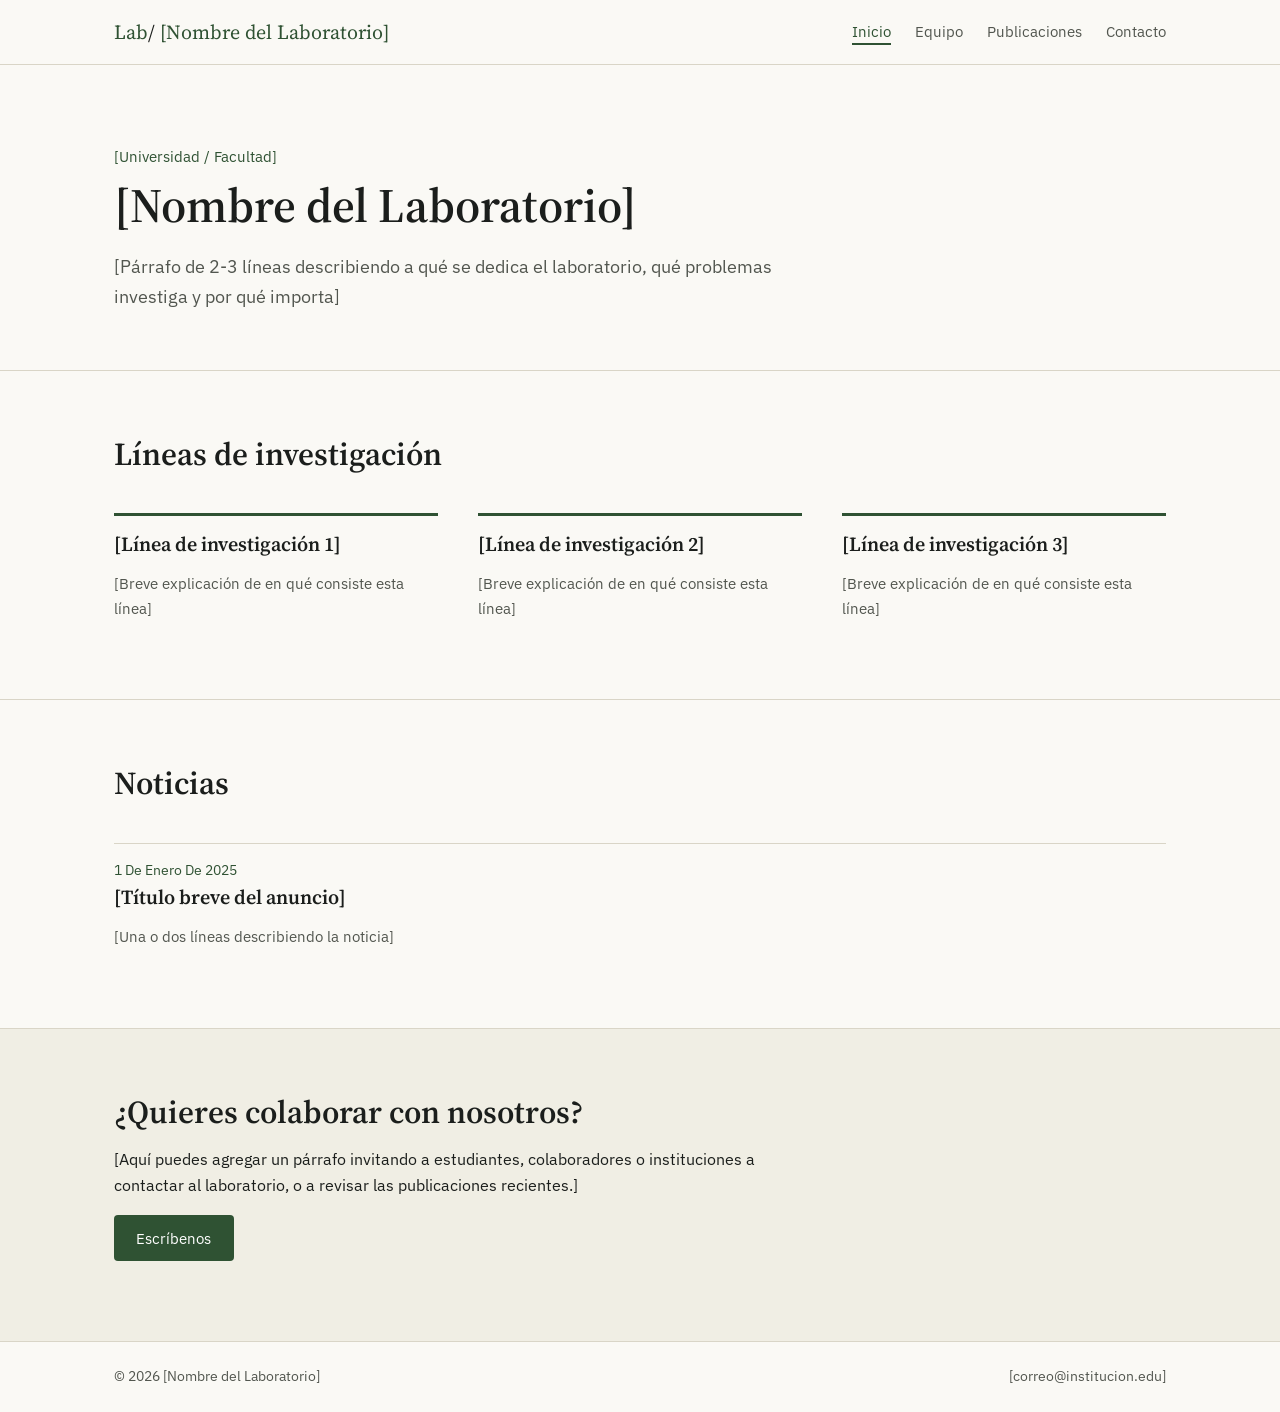
<file: lab-website/index.html>
<!DOCTYPE html>
<html lang="es">
<head>
  <meta charset="UTF-8">
  <meta name="viewport" content="width=device-width, initial-scale=1.0">
  <title>[Nombre del Laboratorio]</title>

  <!-- Descripción y etiquetas Open Graph: se completan por JavaScript
       (ver actualizarMetaEtiquetas() en js/main.js) con los datos de
       DATOS_LAB en contenido.js, así no hay que escribirlas a mano en
       cada página. -->
  <meta name="description" content="">
  <meta property="og:title" content="">
  <meta property="og:description" content="">
  <meta property="og:type" content="website">
  <meta property="og:locale" content="es_ES">
  <meta name="twitter:card" content="summary">

  <!-- Favicon de marcador de posición (ver assets/img/favicon.svg).
       Reemplaza ese archivo por el logo real cuando lo tengas. -->
  <link rel="icon" type="image/svg+xml" href="assets/img/favicon.svg">

  <link rel="stylesheet" href="css/style.css">
  <link rel="preconnect" href="https://fonts.googleapis.com">
  <link href="https://fonts.googleapis.com/css2?family=IBM+Plex+Sans:wght@400;500;600&family=Source+Serif+4:wght@500;600;700&display=swap" rel="stylesheet">
</head>
<body>

  <!-- Enlace de accesibilidad: invisible hasta que se navega con Tab.
       Permite saltar directo al contenido sin pasar por el menú. -->
  <a class="skip-link" href="#main-content">Saltar al contenido principal</a>

  <!-- ============ ENCABEZADO (igual en todas las páginas) ============ -->
  <header class="site-header">
    <div class="container">
      <!-- El nombre del laboratorio en el logo se llena solo desde
           DATOS_LAB.nombre (contenido.js) vía el atributo data-lab. -->
      <a class="site-logo" href="index.html"><span>Lab</span>/ <span data-lab="nombre"></span></a>
      <button class="nav-toggle" aria-label="Abrir menú" aria-expanded="false">
        <svg viewBox="0 0 24 24" fill="none" stroke-width="2" stroke-linecap="round">
          <line x1="3" y1="6" x2="21" y2="6"></line>
          <line x1="3" y1="12" x2="21" y2="12"></line>
          <line x1="3" y1="18" x2="21" y2="18"></line>
        </svg>
      </button>
      <nav class="main-nav">
        <ul>
          <li><a href="index.html">Inicio</a></li>
          <li><a href="equipo.html">Equipo</a></li>
          <li><a href="publicaciones.html">Publicaciones</a></li>
          <li><a href="contacto.html">Contacto</a></li>
        </ul>
      </nav>
    </div>
  </header>

  <!-- id="main-content" es el destino del enlace "Saltar al contenido
       principal" de arriba, y agrupa semánticamente todo lo que no es
       encabezado ni pie de página (mejor accesibilidad y SEO). -->
  <main id="main-content">

    <!-- ============ HERO ============ -->
    <section class="hero">
      <div class="container">
        <p class="hero-eyebrow" data-lab="institucion"></p>
        <h1 data-lab="nombre"></h1>
        <p class="lead" data-lab="descripcion"></p>
      </div>
    </section>

    <!-- ============ LÍNEAS DE INVESTIGACIÓN ============ -->
    <section class="section">
      <div class="container">
        <div class="section-head">
          <h2>Líneas de investigación</h2>
        </div>
        <!-- Este contenedor lo llena main.js automáticamente a partir de
             LINEAS_INVESTIGACION en js/contenido.js -->
        <div class="research-grid" id="lineas-investigacion">
          <p class="empty-state">Cargando...</p>
        </div>
      </div>
    </section>

    <!-- ============ NOTICIAS / ANUNCIOS ============ -->
    <!-- main.js la llena a partir de NOTICIAS en js/contenido.js, ordenadas
         de la más reciente a la más antigua, y la oculta sola si el
         arreglo está vacío. -->
    <section class="section" id="seccion-noticias" hidden>
      <div class="container">
        <div class="section-head">
          <h2>Noticias</h2>
        </div>
        <div class="news-list" id="lista-noticias"></div>
      </div>
    </section>

    <!-- ============ RESUMEN / LLAMADO A LA ACCIÓN ============ -->
    <section class="section section-alt">
      <div class="container">
        <h2>¿Quieres colaborar con nosotros?</h2>
        <p>
          [Aquí puedes agregar un párrafo invitando a estudiantes, colaboradores
          o instituciones a contactar al laboratorio, o a revisar las
          publicaciones recientes.]
        </p>
        <p><a class="btn" href="contacto.html">Escríbenos</a></p>
      </div>
    </section>

  </main>

  <!-- ============ PIE DE PÁGINA (igual en todas las páginas) ============ -->
  <footer class="site-footer">
    <div class="container">
      <span>© <span id="anio-actual"></span> <span data-lab="nombre"></span></span>
      <span data-lab="correo"></span>
    </div>
  </footer>

  <script src="js/contenido.js"></script>
  <script src="js/main.js"></script>
</body>
</html>
</file>
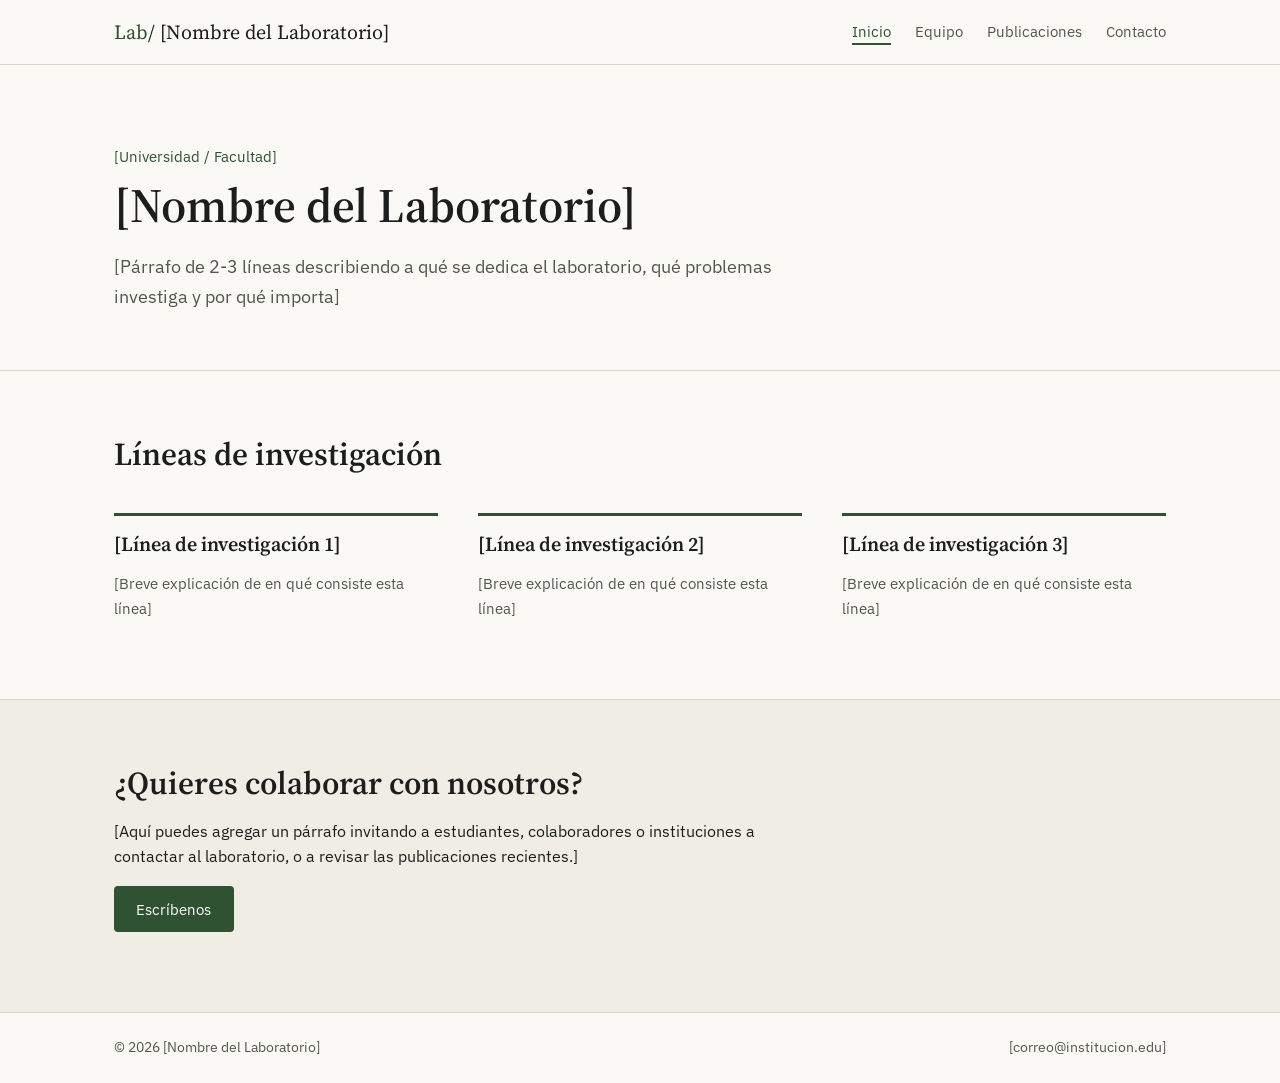
<file: lab-website/lab-website/index.html>
<!DOCTYPE html>
<html lang="es">
<head>
  <meta charset="UTF-8">
  <meta name="viewport" content="width=device-width, initial-scale=1.0">
  <title>[Nombre del Laboratorio]</title>
  <link rel="stylesheet" href="css/style.css">
  <link rel="preconnect" href="https://fonts.googleapis.com">
  <link href="https://fonts.googleapis.com/css2?family=IBM+Plex+Sans:wght@400;500;600&family=Source+Serif+4:wght@500;600;700&display=swap" rel="stylesheet">
</head>
<body>

  <!-- ============ ENCABEZADO (igual en todas las páginas) ============ -->
  <header class="site-header">
    <div class="container">
      <a class="site-logo" href="index.html"><span>Lab</span>/ [Nombre del Laboratorio]</a>
      <button class="nav-toggle" aria-label="Abrir menú" aria-expanded="false">
        <svg viewBox="0 0 24 24" fill="none" stroke-width="2" stroke-linecap="round">
          <line x1="3" y1="6" x2="21" y2="6"></line>
          <line x1="3" y1="12" x2="21" y2="12"></line>
          <line x1="3" y1="18" x2="21" y2="18"></line>
        </svg>
      </button>
      <nav class="main-nav">
        <ul>
          <li><a href="index.html">Inicio</a></li>
          <li><a href="equipo.html">Equipo</a></li>
          <li><a href="publicaciones.html">Publicaciones</a></li>
          <li><a href="contacto.html">Contacto</a></li>
        </ul>
      </nav>
    </div>
  </header>

  <!-- ============ HERO ============ -->
  <section class="hero">
    <div class="container">
      <p class="hero-eyebrow" data-lab="institucion"></p>
      <h1 data-lab="nombre"></h1>
      <p class="lead" data-lab="descripcion"></p>
    </div>
  </section>

  <!-- ============ LÍNEAS DE INVESTIGACIÓN ============ -->
  <section class="section">
    <div class="container">
      <div class="section-head">
        <h2>Líneas de investigación</h2>
      </div>
      <!-- Este contenedor lo llena main.js automáticamente a partir de
           LINEAS_INVESTIGACION en js/contenido.js -->
      <div class="research-grid" id="lineas-investigacion">
        <p class="empty-state">Cargando...</p>
      </div>
    </div>
  </section>

  <!-- ============ RESUMEN / LLAMADO A LA ACCIÓN ============ -->
  <section class="section section-alt">
    <div class="container">
      <h2>¿Quieres colaborar con nosotros?</h2>
      <p>
        [Aquí puedes agregar un párrafo invitando a estudiantes, colaboradores
        o instituciones a contactar al laboratorio, o a revisar las
        publicaciones recientes.]
      </p>
      <p><a class="btn" href="contacto.html">Escríbenos</a></p>
    </div>
  </section>

  <!-- ============ PIE DE PÁGINA (igual en todas las páginas) ============ -->
  <footer class="site-footer">
    <div class="container">
      <span>© <span id="anio-actual"></span> [Nombre del Laboratorio]</span>
      <span data-lab="correo"></span>
    </div>
  </footer>

  <script src="js/contenido.js"></script>
  <script src="js/main.js"></script>
  <script>
    document.getElementById("anio-actual").textContent = new Date().getFullYear();
  </script>
</body>
</html>
</file>
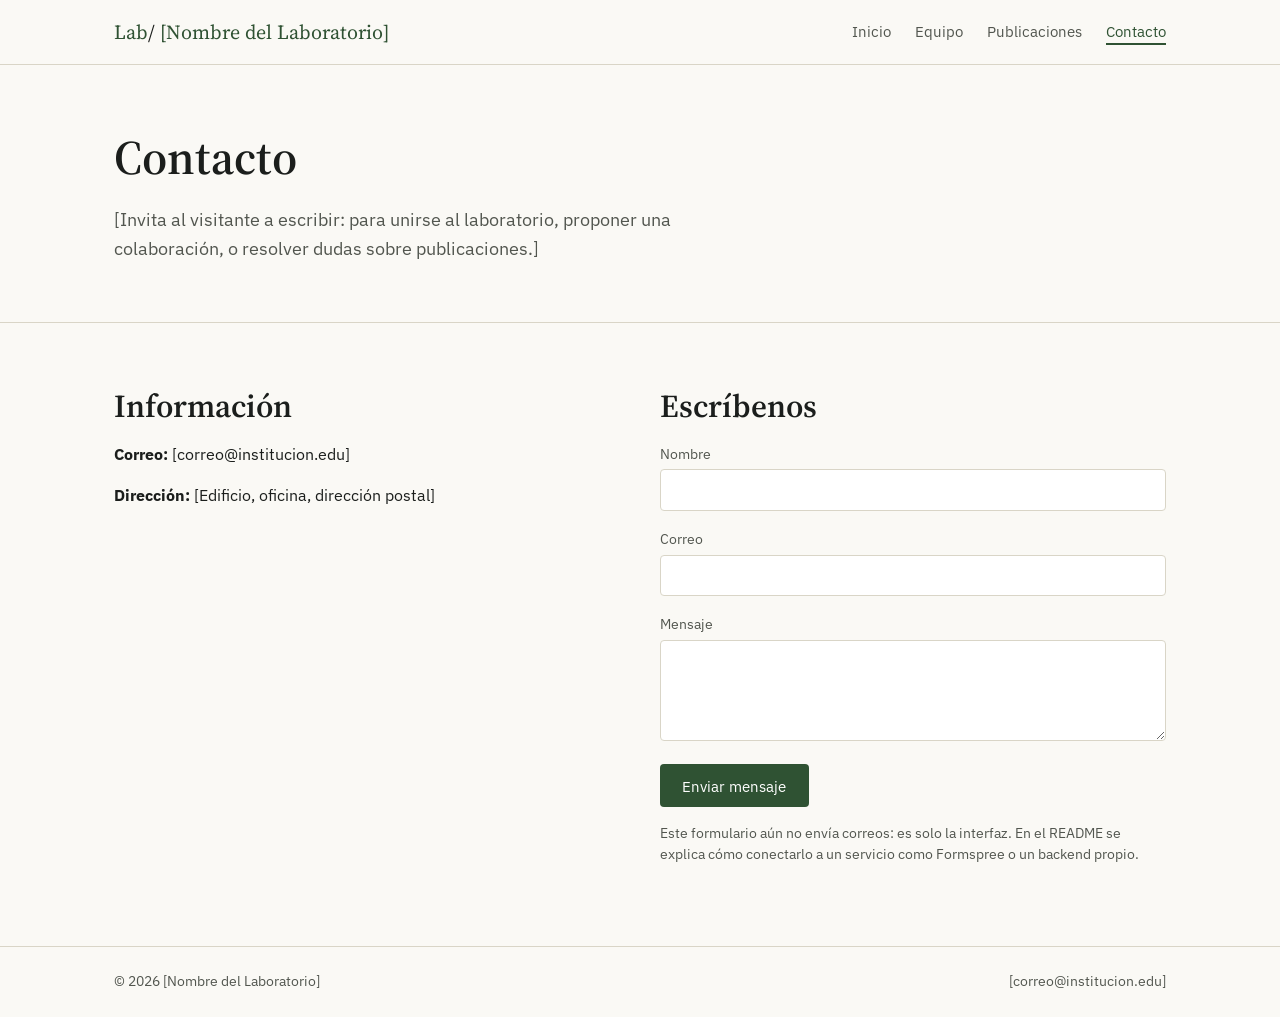
<file: lab-website/contacto.html>
<!DOCTYPE html>
<html lang="es">
<head>
  <meta charset="UTF-8">
  <meta name="viewport" content="width=device-width, initial-scale=1.0">
  <title>Contacto — [Nombre del Laboratorio]</title>

  <!-- Ver nota sobre estas etiquetas en index.html: se completan por
       JavaScript con los datos de contenido.js. -->
  <meta name="description" content="">
  <meta property="og:title" content="">
  <meta property="og:description" content="">
  <meta property="og:type" content="website">
  <meta property="og:locale" content="es_ES">
  <meta name="twitter:card" content="summary">

  <link rel="icon" type="image/svg+xml" href="assets/img/favicon.svg">

  <link rel="stylesheet" href="css/style.css">
  <link rel="preconnect" href="https://fonts.googleapis.com">
  <link href="https://fonts.googleapis.com/css2?family=IBM+Plex+Sans:wght@400;500;600&family=Source+Serif+4:wght@500;600;700&display=swap" rel="stylesheet">
</head>
<body>

  <a class="skip-link" href="#main-content">Saltar al contenido principal</a>

  <header class="site-header">
    <div class="container">
      <a class="site-logo" href="index.html"><span>Lab</span>/ <span data-lab="nombre"></span></a>
      <button class="nav-toggle" aria-label="Abrir menú" aria-expanded="false">
        <svg viewBox="0 0 24 24" fill="none" stroke-width="2" stroke-linecap="round">
          <line x1="3" y1="6" x2="21" y2="6"></line>
          <line x1="3" y1="12" x2="21" y2="12"></line>
          <line x1="3" y1="18" x2="21" y2="18"></line>
        </svg>
      </button>
      <nav class="main-nav">
        <ul>
          <li><a href="index.html">Inicio</a></li>
          <li><a href="equipo.html">Equipo</a></li>
          <li><a href="publicaciones.html">Publicaciones</a></li>
          <li><a href="contacto.html">Contacto</a></li>
        </ul>
      </nav>
    </div>
  </header>

  <main id="main-content">

    <section class="hero">
      <div class="container">
        <h1>Contacto</h1>
        <p class="lead">
          [Invita al visitante a escribir: para unirse al laboratorio,
          proponer una colaboración, o resolver dudas sobre publicaciones.]
        </p>
      </div>
    </section>

    <section class="section">
      <div class="container contact-grid">
        <div>
          <h2>Información</h2>
          <p><strong>Correo:</strong> <span data-lab="correo"></span></p>
          <p><strong>Dirección:</strong> <span data-lab="direccion"></span></p>

          <!-- Redes / perfiles académicos: OPCIONAL. Se llenan desde
               DATOS_LAB.redes en contenido.js (Google Scholar, ORCID,
               LinkedIn, etc.). Si no completas ninguno, esta lista se
               queda oculta automáticamente (ver renderRedesSociales en
               js/main.js). -->
          <ul class="social-links" id="redes-sociales" hidden></ul>
        </div>

        <div>
          <h2>Escríbenos</h2>
          <!-- Formulario solo de interfaz: como el sitio es estático (sin
               backend), este formulario no envía nada todavía. Se explica
               en el README cómo conectarlo a un servicio real. El envío
               se maneja en initFormularioContacto() dentro de js/main.js. -->
          <form id="form-contacto">
            <div class="form-field">
              <label for="nombre">Nombre</label>
              <input type="text" id="nombre" name="nombre" required>
            </div>
            <div class="form-field">
              <label for="email">Correo</label>
              <input type="email" id="email" name="email" required>
            </div>
            <div class="form-field">
              <label for="mensaje">Mensaje</label>
              <textarea id="mensaje" name="mensaje" rows="4" required></textarea>
            </div>
            <button type="submit" class="btn">Enviar mensaje</button>
            <p class="form-note">
              Este formulario aún no envía correos: es solo la interfaz.
              En el README se explica cómo conectarlo a un servicio como
              Formspree o un backend propio.
            </p>
            <!-- role="status" + aria-live="polite": cuando main.js escribe
                 el mensaje de confirmación aquí, los lectores de pantalla
                 lo anuncian solos, sin necesidad de mover el foco. -->
            <p class="form-mensaje" id="form-mensaje" role="status" aria-live="polite"></p>
          </form>
        </div>
      </div>
    </section>

  </main>

  <footer class="site-footer">
    <div class="container">
      <span>© <span id="anio-actual"></span> <span data-lab="nombre"></span></span>
      <span data-lab="correo"></span>
    </div>
  </footer>

  <script src="js/contenido.js"></script>
  <script src="js/main.js"></script>
</body>
</html>
</file>
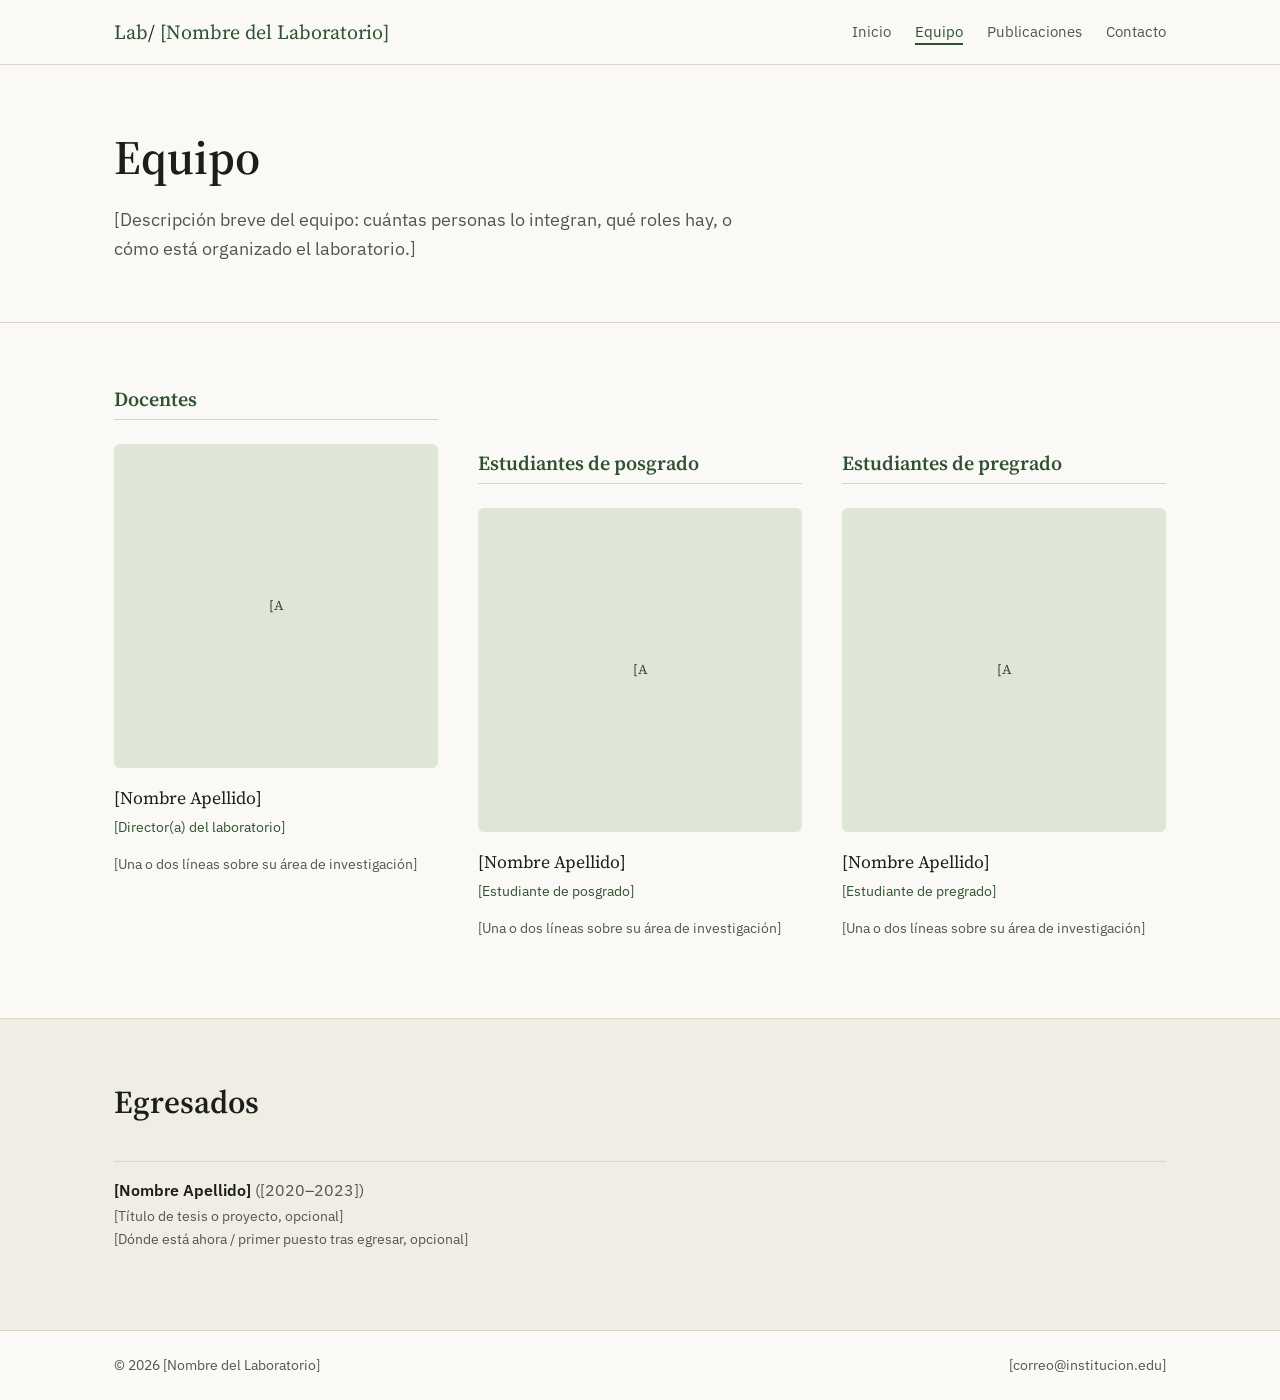
<file: lab-website/equipo.html>
<!DOCTYPE html>
<html lang="es">
<head>
  <meta charset="UTF-8">
  <meta name="viewport" content="width=device-width, initial-scale=1.0">
  <title>Equipo — [Nombre del Laboratorio]</title>

  <!-- Ver nota sobre estas etiquetas en index.html: se completan por
       JavaScript con los datos de contenido.js. -->
  <meta name="description" content="">
  <meta property="og:title" content="">
  <meta property="og:description" content="">
  <meta property="og:type" content="website">
  <meta property="og:locale" content="es_ES">
  <meta name="twitter:card" content="summary">

  <link rel="icon" type="image/svg+xml" href="assets/img/favicon.svg">

  <link rel="stylesheet" href="css/style.css">
  <link rel="preconnect" href="https://fonts.googleapis.com">
  <link href="https://fonts.googleapis.com/css2?family=IBM+Plex+Sans:wght@400;500;600&family=Source+Serif+4:wght@500;600;700&display=swap" rel="stylesheet">
</head>
<body>

  <a class="skip-link" href="#main-content">Saltar al contenido principal</a>

  <header class="site-header">
    <div class="container">
      <a class="site-logo" href="index.html"><span>Lab</span>/ <span data-lab="nombre"></span></a>
      <button class="nav-toggle" aria-label="Abrir menú" aria-expanded="false">
        <svg viewBox="0 0 24 24" fill="none" stroke-width="2" stroke-linecap="round">
          <line x1="3" y1="6" x2="21" y2="6"></line>
          <line x1="3" y1="12" x2="21" y2="12"></line>
          <line x1="3" y1="18" x2="21" y2="18"></line>
        </svg>
      </button>
      <nav class="main-nav">
        <ul>
          <li><a href="index.html">Inicio</a></li>
          <li><a href="equipo.html">Equipo</a></li>
          <li><a href="publicaciones.html">Publicaciones</a></li>
          <li><a href="contacto.html">Contacto</a></li>
        </ul>
      </nav>
    </div>
  </header>

  <main id="main-content">

    <section class="hero">
      <div class="container">
        <h1>Equipo</h1>
        <p class="lead">
          [Descripción breve del equipo: cuántas personas lo integran, qué
          roles hay, o cómo está organizado el laboratorio.]
        </p>
      </div>
    </section>

    <section class="section">
      <div class="container">
        <!-- Este contenedor lo llena main.js a partir de INTEGRANTES en
             js/contenido.js, agrupando automáticamente por "categoria"
             (ver CATEGORIAS_EQUIPO). Para agregar/quitar personas, edita
             ese archivo — no esta página. -->
        <div class="team-grid" id="lista-equipo">
          <p class="empty-state">Cargando...</p>
        </div>
      </div>
    </section>

    <!-- Egresados: sección aparte, formato más simple (sin foto grande).
         main.js la oculta sola si EGRESADOS está vacío en contenido.js. -->
    <section class="section section-alt" id="seccion-egresados" hidden>
      <div class="container">
        <div class="section-head">
          <h2>Egresados</h2>
        </div>
        <ul class="alumni-list" id="lista-egresados"></ul>
      </div>
    </section>

  </main>

  <footer class="site-footer">
    <div class="container">
      <span>© <span id="anio-actual"></span> <span data-lab="nombre"></span></span>
      <span data-lab="correo"></span>
    </div>
  </footer>

  <script src="js/contenido.js"></script>
  <script src="js/main.js"></script>
</body>
</html>
</file>
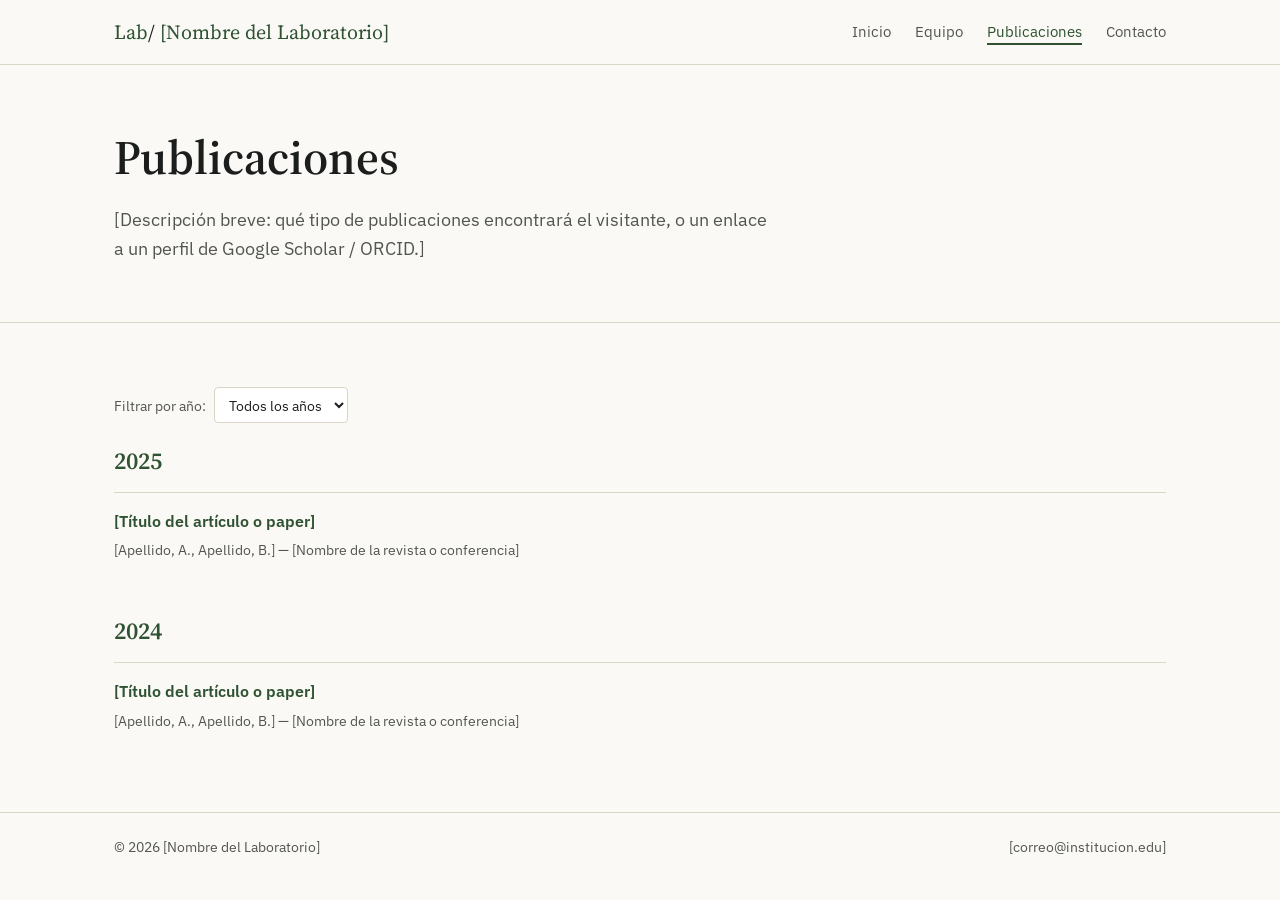
<file: lab-website/publicaciones.html>
<!DOCTYPE html>
<html lang="es">
<head>
  <meta charset="UTF-8">
  <meta name="viewport" content="width=device-width, initial-scale=1.0">
  <title>Publicaciones — [Nombre del Laboratorio]</title>

  <!-- Ver nota sobre estas etiquetas en index.html: se completan por
       JavaScript con los datos de contenido.js. -->
  <meta name="description" content="">
  <meta property="og:title" content="">
  <meta property="og:description" content="">
  <meta property="og:type" content="website">
  <meta property="og:locale" content="es_ES">
  <meta name="twitter:card" content="summary">

  <link rel="icon" type="image/svg+xml" href="assets/img/favicon.svg">

  <link rel="stylesheet" href="css/style.css">
  <link rel="preconnect" href="https://fonts.googleapis.com">
  <link href="https://fonts.googleapis.com/css2?family=IBM+Plex+Sans:wght@400;500;600&family=Source+Serif+4:wght@500;600;700&display=swap" rel="stylesheet">
</head>
<body>

  <a class="skip-link" href="#main-content">Saltar al contenido principal</a>

  <header class="site-header">
    <div class="container">
      <a class="site-logo" href="index.html"><span>Lab</span>/ <span data-lab="nombre"></span></a>
      <button class="nav-toggle" aria-label="Abrir menú" aria-expanded="false">
        <svg viewBox="0 0 24 24" fill="none" stroke-width="2" stroke-linecap="round">
          <line x1="3" y1="6" x2="21" y2="6"></line>
          <line x1="3" y1="12" x2="21" y2="12"></line>
          <line x1="3" y1="18" x2="21" y2="18"></line>
        </svg>
      </button>
      <nav class="main-nav">
        <ul>
          <li><a href="index.html">Inicio</a></li>
          <li><a href="equipo.html">Equipo</a></li>
          <li><a href="publicaciones.html">Publicaciones</a></li>
          <li><a href="contacto.html">Contacto</a></li>
        </ul>
      </nav>
    </div>
  </header>

  <main id="main-content">

    <section class="hero">
      <div class="container">
        <h1>Publicaciones</h1>
        <p class="lead">
          [Descripción breve: qué tipo de publicaciones encontrará el
          visitante, o un enlace a un perfil de Google Scholar / ORCID.]
        </p>
      </div>
    </section>

    <section class="section">
      <div class="container">
        <!-- Filtro por año: main.js lo llena y lo muestra solo si hay más
             de un año distinto entre las publicaciones (renderPublicaciones
             en js/main.js). Si solo hay un año, queda oculto. -->
        <div class="pub-filtro" id="pub-filtro" hidden>
          <label for="filtro-anio">Filtrar por año:</label>
          <select id="filtro-anio"></select>
        </div>

        <!-- Este contenedor lo llena main.js a partir de PUBLICACIONES en
             js/contenido.js, agrupando automáticamente por año. -->
        <div id="lista-publicaciones">
          <p class="empty-state">Cargando...</p>
        </div>
      </div>
    </section>

  </main>

  <footer class="site-footer">
    <div class="container">
      <span>© <span id="anio-actual"></span> <span data-lab="nombre"></span></span>
      <span data-lab="correo"></span>
    </div>
  </footer>

  <script src="js/contenido.js"></script>
  <script src="js/main.js"></script>
</body>
</html>
</file>
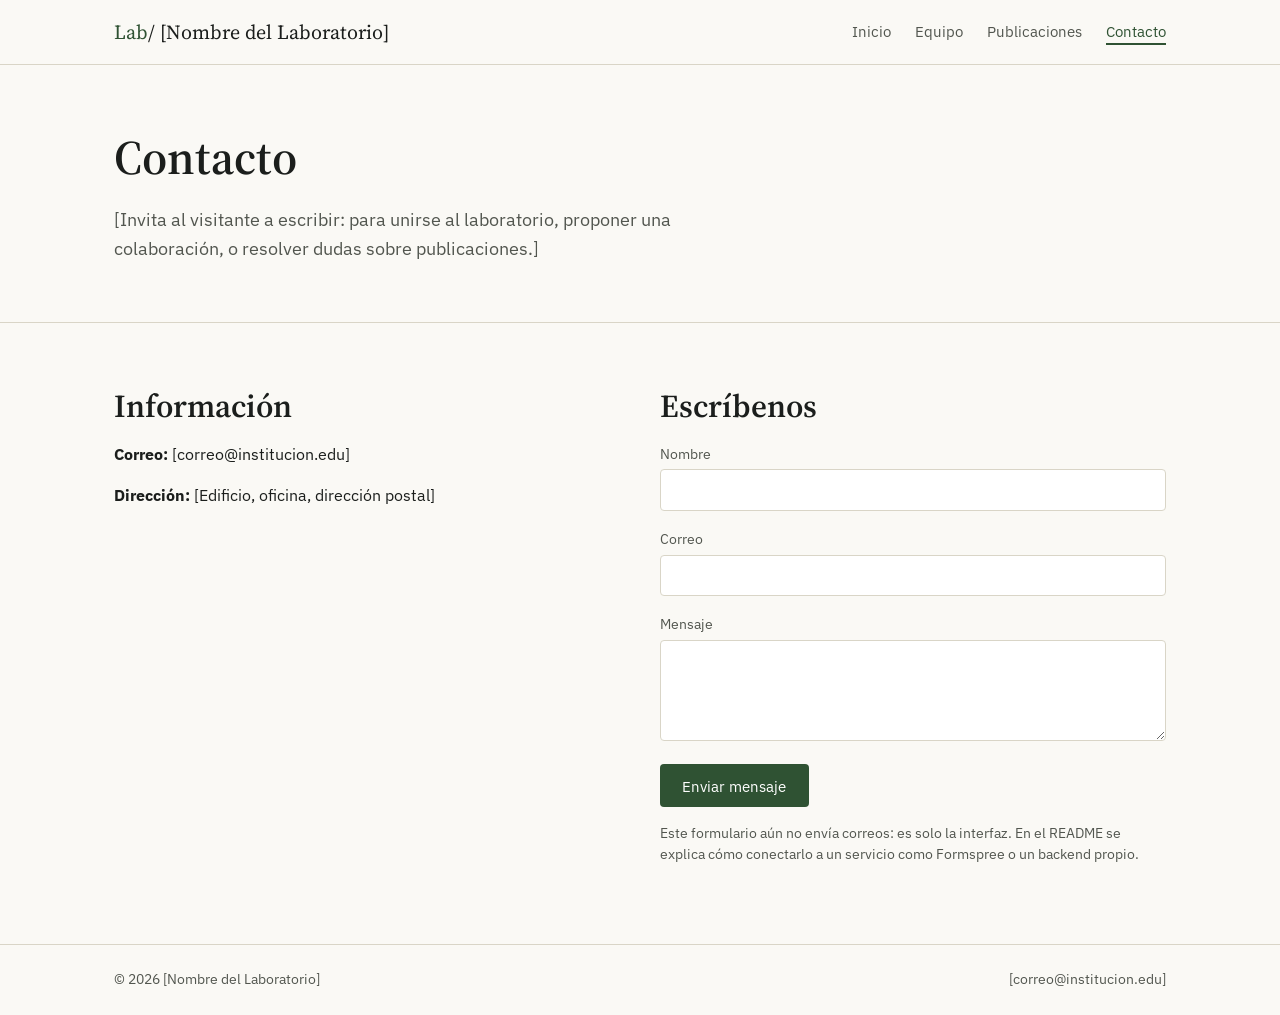
<file: lab-website/lab-website/contacto.html>
<!DOCTYPE html>
<html lang="es">
<head>
  <meta charset="UTF-8">
  <meta name="viewport" content="width=device-width, initial-scale=1.0">
  <title>Contacto — [Nombre del Laboratorio]</title>
  <link rel="stylesheet" href="css/style.css">
  <link rel="preconnect" href="https://fonts.googleapis.com">
  <link href="https://fonts.googleapis.com/css2?family=IBM+Plex+Sans:wght@400;500;600&family=Source+Serif+4:wght@500;600;700&display=swap" rel="stylesheet">
</head>
<body>

  <header class="site-header">
    <div class="container">
      <a class="site-logo" href="index.html"><span>Lab</span>/ [Nombre del Laboratorio]</a>
      <button class="nav-toggle" aria-label="Abrir menú" aria-expanded="false">
        <svg viewBox="0 0 24 24" fill="none" stroke-width="2" stroke-linecap="round">
          <line x1="3" y1="6" x2="21" y2="6"></line>
          <line x1="3" y1="12" x2="21" y2="12"></line>
          <line x1="3" y1="18" x2="21" y2="18"></line>
        </svg>
      </button>
      <nav class="main-nav">
        <ul>
          <li><a href="index.html">Inicio</a></li>
          <li><a href="equipo.html">Equipo</a></li>
          <li><a href="publicaciones.html">Publicaciones</a></li>
          <li><a href="contacto.html">Contacto</a></li>
        </ul>
      </nav>
    </div>
  </header>

  <section class="hero">
    <div class="container">
      <h1>Contacto</h1>
      <p class="lead">
        [Invita al visitante a escribir: para unirse al laboratorio,
        proponer una colaboración, o resolver dudas sobre publicaciones.]
      </p>
    </div>
  </section>

  <section class="section">
    <div class="container contact-grid">
      <div>
        <h2>Información</h2>
        <p><strong>Correo:</strong> <span data-lab="correo"></span></p>
        <p><strong>Dirección:</strong> <span data-lab="direccion"></span></p>
      </div>

      <div>
        <h2>Escríbenos</h2>
        <!-- Formulario solo de interfaz: como el sitio es estático (sin
             backend), este formulario no envía nada todavía. Se explica
             en el README cómo conectarlo a un servicio real. -->
        <form id="form-contacto">
          <div class="form-field">
            <label for="nombre">Nombre</label>
            <input type="text" id="nombre" name="nombre" required>
          </div>
          <div class="form-field">
            <label for="email">Correo</label>
            <input type="email" id="email" name="email" required>
          </div>
          <div class="form-field">
            <label for="mensaje">Mensaje</label>
            <textarea id="mensaje" name="mensaje" rows="4" required></textarea>
          </div>
          <button type="submit" class="btn">Enviar mensaje</button>
          <p class="form-note">
            Este formulario aún no envía correos: es solo la interfaz.
            En el README se explica cómo conectarlo a un servicio como
            Formspree o un backend propio.
          </p>
        </form>
      </div>
    </div>
  </section>

  <footer class="site-footer">
    <div class="container">
      <span>© <span id="anio-actual"></span> [Nombre del Laboratorio]</span>
      <span data-lab="correo"></span>
    </div>
  </footer>

  <script src="js/contenido.js"></script>
  <script src="js/main.js"></script>
  <script>
    document.getElementById("anio-actual").textContent = new Date().getFullYear();

    // Evita que el formulario recargue la página al enviarlo (comportamiento
    // por defecto del navegador) y muestra un mensaje simple en su lugar.
    document.getElementById("form-contacto").addEventListener("submit", (evento) => {
      evento.preventDefault();
      alert("Formulario de ejemplo: aún no está conectado a un servicio de envío real.");
    });
  </script>
</body>
</html>
</file>
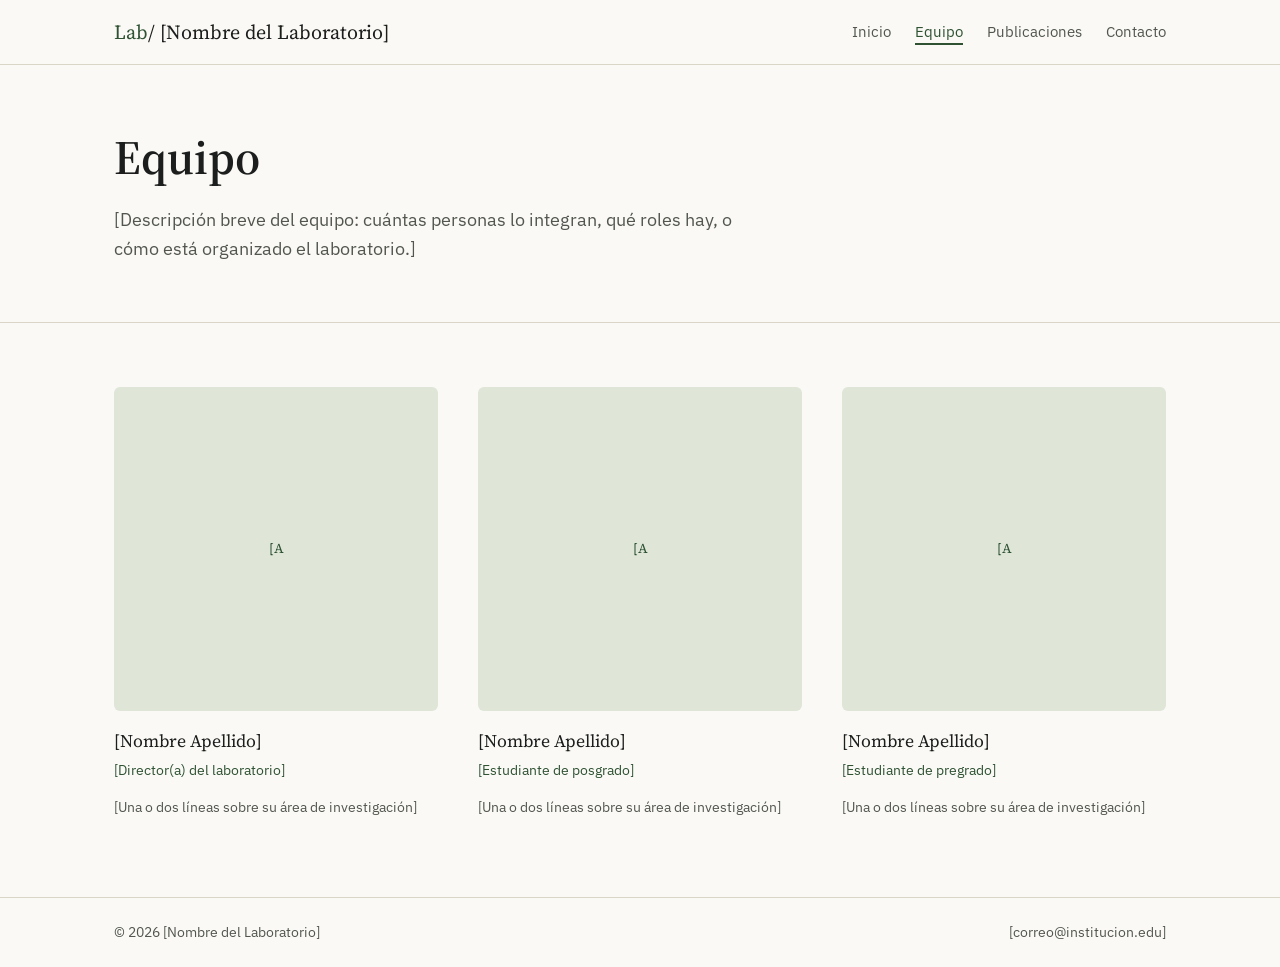
<file: lab-website/lab-website/equipo.html>
<!DOCTYPE html>
<html lang="es">
<head>
  <meta charset="UTF-8">
  <meta name="viewport" content="width=device-width, initial-scale=1.0">
  <title>Equipo — [Nombre del Laboratorio]</title>
  <link rel="stylesheet" href="css/style.css">
  <link rel="preconnect" href="https://fonts.googleapis.com">
  <link href="https://fonts.googleapis.com/css2?family=IBM+Plex+Sans:wght@400;500;600&family=Source+Serif+4:wght@500;600;700&display=swap" rel="stylesheet">
</head>
<body>

  <header class="site-header">
    <div class="container">
      <a class="site-logo" href="index.html"><span>Lab</span>/ [Nombre del Laboratorio]</a>
      <button class="nav-toggle" aria-label="Abrir menú" aria-expanded="false">
        <svg viewBox="0 0 24 24" fill="none" stroke-width="2" stroke-linecap="round">
          <line x1="3" y1="6" x2="21" y2="6"></line>
          <line x1="3" y1="12" x2="21" y2="12"></line>
          <line x1="3" y1="18" x2="21" y2="18"></line>
        </svg>
      </button>
      <nav class="main-nav">
        <ul>
          <li><a href="index.html">Inicio</a></li>
          <li><a href="equipo.html">Equipo</a></li>
          <li><a href="publicaciones.html">Publicaciones</a></li>
          <li><a href="contacto.html">Contacto</a></li>
        </ul>
      </nav>
    </div>
  </header>

  <section class="hero">
    <div class="container">
      <h1>Equipo</h1>
      <p class="lead">
        [Descripción breve del equipo: cuántas personas lo integran, qué
        roles hay, o cómo está organizado el laboratorio.]
      </p>
    </div>
  </section>

  <section class="section">
    <div class="container">
      <!-- Este contenedor lo llena main.js a partir de INTEGRANTES en
           js/contenido.js. Para agregar/quitar personas, edita ese
           archivo — no esta página. -->
      <div class="team-grid" id="lista-equipo">
        <p class="empty-state">Cargando...</p>
      </div>
    </div>
  </section>

  <footer class="site-footer">
    <div class="container">
      <span>© <span id="anio-actual"></span> [Nombre del Laboratorio]</span>
      <span data-lab="correo"></span>
    </div>
  </footer>

  <script src="js/contenido.js"></script>
  <script src="js/main.js"></script>
  <script>
    document.getElementById("anio-actual").textContent = new Date().getFullYear();
  </script>
</body>
</html>
</file>
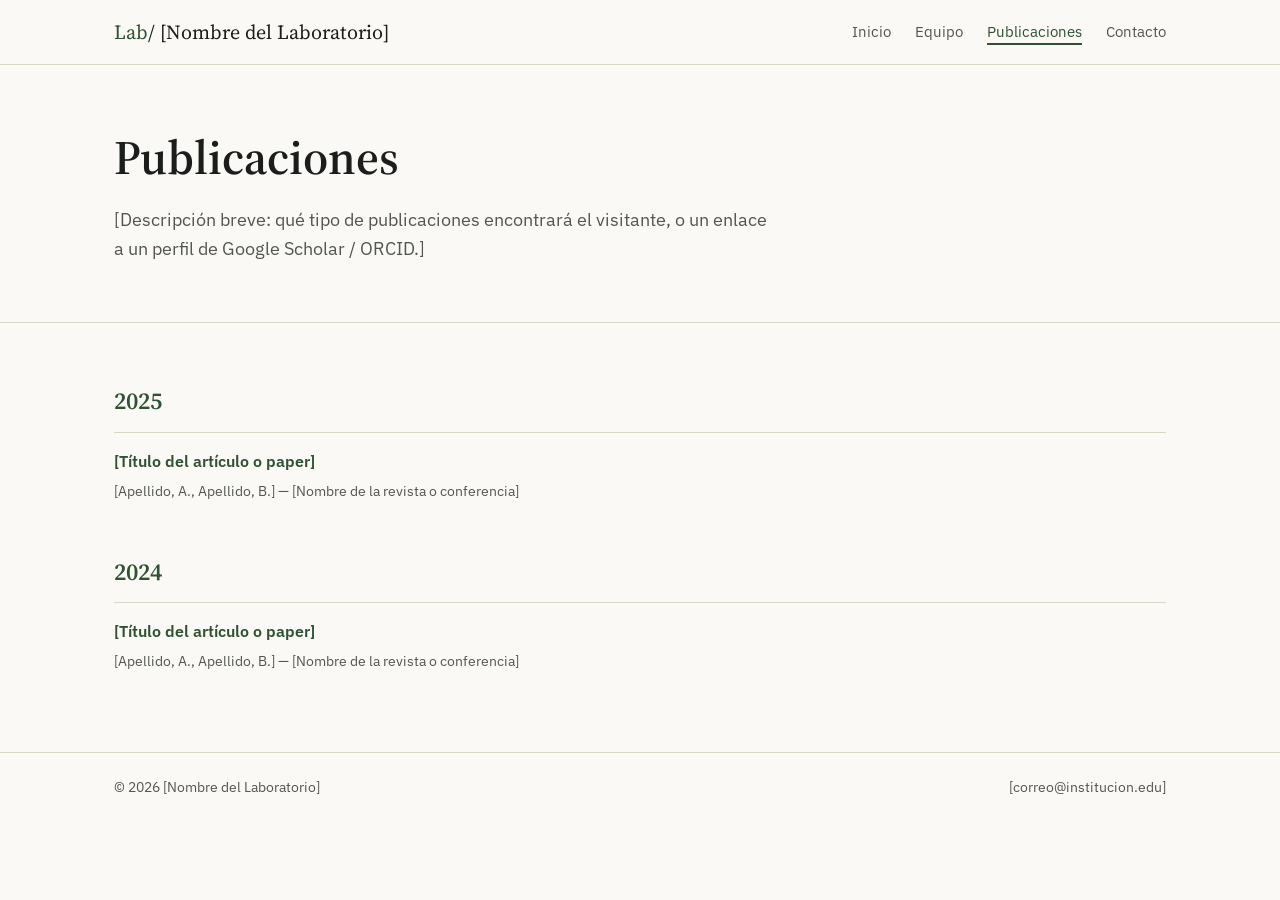
<file: lab-website/lab-website/publicaciones.html>
<!DOCTYPE html>
<html lang="es">
<head>
  <meta charset="UTF-8">
  <meta name="viewport" content="width=device-width, initial-scale=1.0">
  <title>Publicaciones — [Nombre del Laboratorio]</title>
  <link rel="stylesheet" href="css/style.css">
  <link rel="preconnect" href="https://fonts.googleapis.com">
  <link href="https://fonts.googleapis.com/css2?family=IBM+Plex+Sans:wght@400;500;600&family=Source+Serif+4:wght@500;600;700&display=swap" rel="stylesheet">
</head>
<body>

  <header class="site-header">
    <div class="container">
      <a class="site-logo" href="index.html"><span>Lab</span>/ [Nombre del Laboratorio]</a>
      <button class="nav-toggle" aria-label="Abrir menú" aria-expanded="false">
        <svg viewBox="0 0 24 24" fill="none" stroke-width="2" stroke-linecap="round">
          <line x1="3" y1="6" x2="21" y2="6"></line>
          <line x1="3" y1="12" x2="21" y2="12"></line>
          <line x1="3" y1="18" x2="21" y2="18"></line>
        </svg>
      </button>
      <nav class="main-nav">
        <ul>
          <li><a href="index.html">Inicio</a></li>
          <li><a href="equipo.html">Equipo</a></li>
          <li><a href="publicaciones.html">Publicaciones</a></li>
          <li><a href="contacto.html">Contacto</a></li>
        </ul>
      </nav>
    </div>
  </header>

  <section class="hero">
    <div class="container">
      <h1>Publicaciones</h1>
      <p class="lead">
        [Descripción breve: qué tipo de publicaciones encontrará el
        visitante, o un enlace a un perfil de Google Scholar / ORCID.]
      </p>
    </div>
  </section>

  <section class="section">
    <div class="container">
      <!-- Este contenedor lo llena main.js a partir de PUBLICACIONES en
           js/contenido.js, agrupando automáticamente por año. -->
      <div id="lista-publicaciones">
        <p class="empty-state">Cargando...</p>
      </div>
    </div>
  </section>

  <footer class="site-footer">
    <div class="container">
      <span>© <span id="anio-actual"></span> [Nombre del Laboratorio]</span>
      <span data-lab="correo"></span>
    </div>
  </footer>

  <script src="js/contenido.js"></script>
  <script src="js/main.js"></script>
  <script>
    document.getElementById("anio-actual").textContent = new Date().getFullYear();
  </script>
</body>
</html>
</file>
<file: lab-website/css/style.css>
/* ==========================================================================
   VARIABLES DE DISEÑO (Design Tokens)
   Cambiar estos valores actualiza el color/tipografía en TODO el sitio.
   ========================================================================== */
:root {
  /* Paleta */
  --bg: #faf9f5;            /* fondo principal (papel) */
  --bg-alt: #f0eee4;        /* fondo alterno para secciones */
  --ink: #1b1e1c;           /* texto principal */
  --ink-soft: #52564f;      /* texto secundario */
  --accent: #2f5233;        /* verde bosque - color de marca del laboratorio */
  --accent-soft: #dfe6d8;   /* fondo suave del acento (tarjetas, chips) */
  --rule: #d9d5c7;          /* líneas divisorias finas */
  --white: #ffffff;

  /* Tipografía */
  --font-display: "Source Serif 4", Georgia, "Times New Roman", serif;
  --font-body: "IBM Plex Sans", "Segoe UI", Arial, sans-serif;

  /* Layout */
  --max-width: 1100px;
  --space-1: 0.5rem;
  --space-2: 1rem;
  --space-3: 1.5rem;
  --space-4: 2.5rem;
  --space-5: 4rem;
}

/* ==========================================================================
   ENLACE "SALTAR AL CONTENIDO" (accesibilidad)
   Permite a quienes navegan con teclado o lector de pantalla saltarse el
   menú y llegar directo al contenido principal. Está oculto visualmente
   fuera de la pantalla y solo aparece cuando recibe foco (Tab).
   ========================================================================== */
.skip-link {
  position: absolute;
  left: -999px;
  top: 0;
  z-index: 100;
  background: var(--accent);
  color: var(--white);
  padding: 0.6rem 1rem;
  border-radius: 0 0 4px 0;
}

.skip-link:focus {
  left: 0;
}

/* ==========================================================================
   RESET BÁSICO
   ========================================================================== */
* {
  box-sizing: border-box;
}

html {
  scroll-behavior: smooth;
}

body {
  margin: 0;
  background: var(--bg);
  color: var(--ink);
  font-family: var(--font-body);
  line-height: 1.6;
  -webkit-font-smoothing: antialiased;
}

img {
  max-width: 100%;
  display: block;
}

a {
  color: var(--accent);
  text-decoration: none;
}

a:hover,
a:focus-visible {
  text-decoration: underline;
}

/* Accesibilidad: contorno de foco visible para navegación por teclado */
a:focus-visible,
button:focus-visible {
  outline: 2px solid var(--accent);
  outline-offset: 2px;
}

h1, h2, h3 {
  font-family: var(--font-display);
  font-weight: 600;
  line-height: 1.2;
  margin: 0 0 var(--space-2);
  color: var(--ink);
}

h1 { font-size: clamp(2rem, 4vw, 3rem); }
h2 { font-size: clamp(1.5rem, 3vw, 2rem); }
h3 { font-size: 1.25rem; }

p { max-width: 65ch; }

.container {
  max-width: var(--max-width);
  margin: 0 auto;
  padding: 0 var(--space-3);
}

/* ==========================================================================
   ENCABEZADO / NAVEGACIÓN
   ========================================================================== */
.site-header {
  border-bottom: 1px solid var(--rule);
  background: var(--bg);
  position: sticky;
  top: 0;
  z-index: 10;
}

.site-header .container {
  display: flex;
  align-items: center;
  justify-content: space-between;
  padding-top: var(--space-2);
  padding-bottom: var(--space-2);
}

.site-logo {
  font-family: var(--font-display);
  font-size: 1.25rem;
  color: var(--ink);
}

.site-logo span {
  color: var(--accent);
}

.nav-toggle {
  display: none;
  background: none;
  border: 1px solid var(--rule);
  border-radius: 4px;
  padding: 0.4rem 0.6rem;
  cursor: pointer;
}

.nav-toggle svg {
  width: 20px;
  height: 20px;
  stroke: var(--ink);
}

.main-nav ul {
  display: flex;
  gap: var(--space-3);
  list-style: none;
  margin: 0;
  padding: 0;
}

.main-nav a {
  color: var(--ink-soft);
  font-size: 0.95rem;
}

.main-nav a[aria-current="page"] {
  color: var(--accent);
  border-bottom: 2px solid var(--accent);
  padding-bottom: 2px;
}

.main-nav a:hover {
  color: var(--accent);
}

/* Navegación responsive: en pantallas angostas se convierte en menú desplegable */
@media (max-width: 720px) {
  .nav-toggle { display: inline-flex; }

  .main-nav {
    display: none;
    width: 100%;
    border-top: 1px solid var(--rule);
  }

  .main-nav.is-open {
    display: block;
  }

  .main-nav ul {
    flex-direction: column;
    gap: 0;
    padding: var(--space-2) 0;
  }

  .main-nav li {
    padding: var(--space-1) 0;
  }

  .site-header .container {
    flex-wrap: wrap;
  }
}

/* ==========================================================================
   HERO (sección de introducción)
   ========================================================================== */
.hero {
  padding: var(--space-5) 0 var(--space-4);
  border-bottom: 1px solid var(--rule);
}

.hero-eyebrow {
  color: var(--accent);
  font-size: 0.95rem;
  margin-bottom: var(--space-1);
}

.hero p.lead {
  font-size: 1.15rem;
  color: var(--ink-soft);
  max-width: 60ch;
}

/* ==========================================================================
   SECCIONES GENERALES
   ========================================================================== */
.section {
  padding: var(--space-5) 0;
  border-bottom: 1px solid var(--rule);
}

.section:last-of-type {
  border-bottom: none;
}

.section-alt {
  background: var(--bg-alt);
}

.section-head {
  margin-bottom: var(--space-4);
}

/* ==========================================================================
   TARJETAS DE LÍNEAS DE INVESTIGACIÓN
   ========================================================================== */
.research-grid {
  display: grid;
  grid-template-columns: repeat(auto-fit, minmax(240px, 1fr));
  gap: var(--space-4);
}

.research-card {
  border-top: 3px solid var(--accent);
  padding-top: var(--space-2);
}

.research-card h3 {
  margin-bottom: var(--space-1);
}

.research-card p {
  color: var(--ink-soft);
  font-size: 0.95rem;
}

/* ==========================================================================
   TARJETAS DE INTEGRANTES DEL EQUIPO
   ========================================================================== */
.team-grid {
  display: grid;
  grid-template-columns: repeat(auto-fit, minmax(220px, 1fr));
  gap: var(--space-4);
}

.member-card {
  text-align: left;
}

.member-photo {
  width: 100%;
  aspect-ratio: 1 / 1;
  border-radius: 6px;
  background: var(--accent-soft);
  margin-bottom: var(--space-2);
  overflow: hidden;
  display: flex;
  align-items: center;
  justify-content: center;
  color: var(--accent);
  font-family: var(--font-display);
  font-size: 0.85rem;
}

.member-photo img {
  width: 100%;
  height: 100%;
  object-fit: cover;
}

.member-name {
  font-family: var(--font-display);
  font-size: 1.1rem;
  margin-bottom: 0.15rem;
}

.member-role {
  color: var(--accent);
  font-size: 0.9rem;
  margin-bottom: var(--space-1);
}

.member-bio {
  color: var(--ink-soft);
  font-size: 0.9rem;
}

/* ==========================================================================
   LISTA DE PUBLICACIONES
   ========================================================================== */

/* Filtro por año (se oculta con JS si solo hay un año de publicaciones) */
.pub-filtro {
  display: flex;
  align-items: center;
  gap: var(--space-1);
  margin-bottom: var(--space-3);
}

.pub-filtro label {
  font-size: 0.9rem;
  color: var(--ink-soft);
}

.pub-filtro select {
  padding: 0.4rem 0.6rem;
  border: 1px solid var(--rule);
  border-radius: 4px;
  font-family: var(--font-body);
  font-size: 0.9rem;
  background: var(--white);
  color: var(--ink);
}

.pub-year {
  color: var(--accent);
  font-family: var(--font-display);
  font-size: 1.5rem;
  margin: var(--space-4) 0 var(--space-2);
}

.pub-year:first-of-type {
  margin-top: 0;
}

.pub-item {
  padding: var(--space-2) 0;
  border-top: 1px solid var(--rule);
}

.pub-title {
  font-weight: 600;
  margin-bottom: 0.25rem;
}

.pub-meta {
  color: var(--ink-soft);
  font-size: 0.9rem;
}

/* ==========================================================================
   FORMULARIO DE CONTACTO
   ========================================================================== */
.contact-grid {
  display: grid;
  grid-template-columns: 1fr 1fr;
  gap: var(--space-4);
}

@media (max-width: 720px) {
  .contact-grid { grid-template-columns: 1fr; }
}

.form-field {
  margin-bottom: var(--space-2);
}

.form-field label {
  display: block;
  font-size: 0.9rem;
  color: var(--ink-soft);
  margin-bottom: 0.3rem;
}

.form-field input,
.form-field textarea {
  width: 100%;
  padding: 0.6rem 0.7rem;
  border: 1px solid var(--rule);
  border-radius: 4px;
  font-family: var(--font-body);
  font-size: 0.95rem;
  background: var(--white);
  color: var(--ink);
}

.form-field input:focus,
.form-field textarea:focus {
  outline: 2px solid var(--accent);
  outline-offset: 1px;
}

.btn {
  display: inline-block;
  background: var(--accent);
  color: var(--white);
  border: none;
  padding: 0.7rem 1.4rem;
  border-radius: 4px;
  font-family: var(--font-body);
  font-size: 0.95rem;
  cursor: pointer;
}

.btn:hover {
  opacity: 0.9;
  text-decoration: none;
}

.form-note {
  font-size: 0.85rem;
  color: var(--ink-soft);
  margin-top: var(--space-2);
}

/* Mensaje de confirmación tras enviar el formulario (ver initFormularioContacto
   en main.js). role="status" + aria-live ya están en el HTML; aquí solo se
   le da estilo cuando tiene texto dentro. */
.form-mensaje:not(:empty) {
  margin-top: var(--space-2);
  padding: var(--space-2);
  border-radius: 4px;
  background: var(--accent-soft);
  color: var(--ink);
  font-size: 0.9rem;
}

/* ==========================================================================
   EQUIPO — categorías y egresados
   ========================================================================== */
.team-category {
  margin-top: var(--space-5);
}

.team-category:first-child {
  margin-top: 0;
}

.team-category-title {
  color: var(--accent);
  border-bottom: 1px solid var(--rule);
  padding-bottom: var(--space-1);
  margin-bottom: var(--space-3);
}

.alumni-list {
  list-style: none;
  margin: 0;
  padding: 0;
}

.alumni-item {
  padding: var(--space-2) 0;
  border-top: 1px solid var(--rule);
}

.alumni-name {
  font-weight: 600;
}

.alumni-periodo {
  font-weight: 400;
  color: var(--ink-soft);
}

.alumni-meta {
  color: var(--ink-soft);
  font-size: 0.9rem;
}

/* ==========================================================================
   NOTICIAS / ANUNCIOS (página de inicio)
   ========================================================================== */
.news-list {
  display: flex;
  flex-direction: column;
  gap: var(--space-4);
}

.news-item {
  border-top: 1px solid var(--rule);
  padding-top: var(--space-2);
}

.news-date {
  display: block;
  color: var(--accent);
  font-size: 0.85rem;
  margin-bottom: 0.25rem;
  text-transform: capitalize;
}

.news-title {
  margin-bottom: 0.25rem;
}

.news-summary {
  color: var(--ink-soft);
  font-size: 0.95rem;
}

/* ==========================================================================
   REDES / PERFILES ACADÉMICOS (página de contacto)
   ========================================================================== */
.social-links {
  list-style: none;
  margin: var(--space-2) 0 0;
  padding: 0;
  display: flex;
  flex-wrap: wrap;
  gap: var(--space-2);
}

.social-links a {
  font-size: 0.9rem;
  border-bottom: 1px solid var(--accent);
}

/* ==========================================================================
   ESTADOS DE CARGA / VACÍO (usados por JS al insertar contenido dinámico)
   ========================================================================== */
.empty-state {
  color: var(--ink-soft);
  font-style: italic;
  font-size: 0.9rem;
}

/* ==========================================================================
   PIE DE PÁGINA
   ========================================================================== */
.site-footer {
  border-top: 1px solid var(--rule);
  padding: var(--space-3) 0;
  color: var(--ink-soft);
  font-size: 0.85rem;
}

.site-footer .container {
  display: flex;
  justify-content: space-between;
  flex-wrap: wrap;
  gap: var(--space-1);
}

/* Respeta la preferencia de movimiento reducido del sistema operativo */
@media (prefers-reduced-motion: reduce) {
  html { scroll-behavior: auto; }
}

/* ==========================================================================
   BOTÓN "VOLVER ARRIBA"
   Creado dinámicamente por initBotonVolverArriba() en main.js; permanece
   oculto (atributo "hidden") hasta que el usuario baja lo suficiente.
   ========================================================================== */
.back-to-top {
  position: fixed;
  right: var(--space-3);
  bottom: var(--space-3);
  width: 2.75rem;
  height: 2.75rem;
  border-radius: 50%;
  border: none;
  background: var(--accent);
  color: var(--white);
  font-size: 1.2rem;
  line-height: 1;
  cursor: pointer;
  box-shadow: 0 2px 8px rgba(0, 0, 0, 0.2);
  z-index: 20;
}

.back-to-top:hover {
  opacity: 0.9;
}
</file>
<file: lab-website/lab-website/css/style.css>
/* ==========================================================================
   VARIABLES DE DISEÑO (Design Tokens)
   Cambiar estos valores actualiza el color/tipografía en TODO el sitio.
   ========================================================================== */
:root {
  /* Paleta */
  --bg: #faf9f5;            /* fondo principal (papel) */
  --bg-alt: #f0eee4;        /* fondo alterno para secciones */
  --ink: #1b1e1c;           /* texto principal */
  --ink-soft: #52564f;      /* texto secundario */
  --accent: #2f5233;        /* verde bosque - color de marca del laboratorio */
  --accent-soft: #dfe6d8;   /* fondo suave del acento (tarjetas, chips) */
  --rule: #d9d5c7;          /* líneas divisorias finas */
  --white: #ffffff;

  /* Tipografía */
  --font-display: "Source Serif 4", Georgia, "Times New Roman", serif;
  --font-body: "IBM Plex Sans", "Segoe UI", Arial, sans-serif;

  /* Layout */
  --max-width: 1100px;
  --space-1: 0.5rem;
  --space-2: 1rem;
  --space-3: 1.5rem;
  --space-4: 2.5rem;
  --space-5: 4rem;
}

/* ==========================================================================
   RESET BÁSICO
   ========================================================================== */
* {
  box-sizing: border-box;
}

html {
  scroll-behavior: smooth;
}

body {
  margin: 0;
  background: var(--bg);
  color: var(--ink);
  font-family: var(--font-body);
  line-height: 1.6;
  -webkit-font-smoothing: antialiased;
}

img {
  max-width: 100%;
  display: block;
}

a {
  color: var(--accent);
  text-decoration: none;
}

a:hover,
a:focus-visible {
  text-decoration: underline;
}

/* Accesibilidad: contorno de foco visible para navegación por teclado */
a:focus-visible,
button:focus-visible {
  outline: 2px solid var(--accent);
  outline-offset: 2px;
}

h1, h2, h3 {
  font-family: var(--font-display);
  font-weight: 600;
  line-height: 1.2;
  margin: 0 0 var(--space-2);
  color: var(--ink);
}

h1 { font-size: clamp(2rem, 4vw, 3rem); }
h2 { font-size: clamp(1.5rem, 3vw, 2rem); }
h3 { font-size: 1.25rem; }

p { max-width: 65ch; }

.container {
  max-width: var(--max-width);
  margin: 0 auto;
  padding: 0 var(--space-3);
}

/* ==========================================================================
   ENCABEZADO / NAVEGACIÓN
   ========================================================================== */
.site-header {
  border-bottom: 1px solid var(--rule);
  background: var(--bg);
  position: sticky;
  top: 0;
  z-index: 10;
}

.site-header .container {
  display: flex;
  align-items: center;
  justify-content: space-between;
  padding-top: var(--space-2);
  padding-bottom: var(--space-2);
}

.site-logo {
  font-family: var(--font-display);
  font-size: 1.25rem;
  color: var(--ink);
}

.site-logo span {
  color: var(--accent);
}

.nav-toggle {
  display: none;
  background: none;
  border: 1px solid var(--rule);
  border-radius: 4px;
  padding: 0.4rem 0.6rem;
  cursor: pointer;
}

.nav-toggle svg {
  width: 20px;
  height: 20px;
  stroke: var(--ink);
}

.main-nav ul {
  display: flex;
  gap: var(--space-3);
  list-style: none;
  margin: 0;
  padding: 0;
}

.main-nav a {
  color: var(--ink-soft);
  font-size: 0.95rem;
}

.main-nav a[aria-current="page"] {
  color: var(--accent);
  border-bottom: 2px solid var(--accent);
  padding-bottom: 2px;
}

.main-nav a:hover {
  color: var(--accent);
}

/* Navegación responsive: en pantallas angostas se convierte en menú desplegable */
@media (max-width: 720px) {
  .nav-toggle { display: inline-flex; }

  .main-nav {
    display: none;
    width: 100%;
    border-top: 1px solid var(--rule);
  }

  .main-nav.is-open {
    display: block;
  }

  .main-nav ul {
    flex-direction: column;
    gap: 0;
    padding: var(--space-2) 0;
  }

  .main-nav li {
    padding: var(--space-1) 0;
  }

  .site-header .container {
    flex-wrap: wrap;
  }
}

/* ==========================================================================
   HERO (sección de introducción)
   ========================================================================== */
.hero {
  padding: var(--space-5) 0 var(--space-4);
  border-bottom: 1px solid var(--rule);
}

.hero-eyebrow {
  color: var(--accent);
  font-size: 0.95rem;
  margin-bottom: var(--space-1);
}

.hero p.lead {
  font-size: 1.15rem;
  color: var(--ink-soft);
  max-width: 60ch;
}

/* ==========================================================================
   SECCIONES GENERALES
   ========================================================================== */
.section {
  padding: var(--space-5) 0;
  border-bottom: 1px solid var(--rule);
}

.section:last-of-type {
  border-bottom: none;
}

.section-alt {
  background: var(--bg-alt);
}

.section-head {
  margin-bottom: var(--space-4);
}

/* ==========================================================================
   TARJETAS DE LÍNEAS DE INVESTIGACIÓN
   ========================================================================== */
.research-grid {
  display: grid;
  grid-template-columns: repeat(auto-fit, minmax(240px, 1fr));
  gap: var(--space-4);
}

.research-card {
  border-top: 3px solid var(--accent);
  padding-top: var(--space-2);
}

.research-card h3 {
  margin-bottom: var(--space-1);
}

.research-card p {
  color: var(--ink-soft);
  font-size: 0.95rem;
}

/* ==========================================================================
   TARJETAS DE INTEGRANTES DEL EQUIPO
   ========================================================================== */
.team-grid {
  display: grid;
  grid-template-columns: repeat(auto-fit, minmax(220px, 1fr));
  gap: var(--space-4);
}

.member-card {
  text-align: left;
}

.member-photo {
  width: 100%;
  aspect-ratio: 1 / 1;
  border-radius: 6px;
  background: var(--accent-soft);
  margin-bottom: var(--space-2);
  overflow: hidden;
  display: flex;
  align-items: center;
  justify-content: center;
  color: var(--accent);
  font-family: var(--font-display);
  font-size: 0.85rem;
}

.member-photo img {
  width: 100%;
  height: 100%;
  object-fit: cover;
}

.member-name {
  font-family: var(--font-display);
  font-size: 1.1rem;
  margin-bottom: 0.15rem;
}

.member-role {
  color: var(--accent);
  font-size: 0.9rem;
  margin-bottom: var(--space-1);
}

.member-bio {
  color: var(--ink-soft);
  font-size: 0.9rem;
}

/* ==========================================================================
   LISTA DE PUBLICACIONES
   ========================================================================== */
.pub-year {
  color: var(--accent);
  font-family: var(--font-display);
  font-size: 1.5rem;
  margin: var(--space-4) 0 var(--space-2);
}

.pub-year:first-of-type {
  margin-top: 0;
}

.pub-item {
  padding: var(--space-2) 0;
  border-top: 1px solid var(--rule);
}

.pub-title {
  font-weight: 600;
  margin-bottom: 0.25rem;
}

.pub-meta {
  color: var(--ink-soft);
  font-size: 0.9rem;
}

/* ==========================================================================
   FORMULARIO DE CONTACTO
   ========================================================================== */
.contact-grid {
  display: grid;
  grid-template-columns: 1fr 1fr;
  gap: var(--space-4);
}

@media (max-width: 720px) {
  .contact-grid { grid-template-columns: 1fr; }
}

.form-field {
  margin-bottom: var(--space-2);
}

.form-field label {
  display: block;
  font-size: 0.9rem;
  color: var(--ink-soft);
  margin-bottom: 0.3rem;
}

.form-field input,
.form-field textarea {
  width: 100%;
  padding: 0.6rem 0.7rem;
  border: 1px solid var(--rule);
  border-radius: 4px;
  font-family: var(--font-body);
  font-size: 0.95rem;
  background: var(--white);
  color: var(--ink);
}

.form-field input:focus,
.form-field textarea:focus {
  outline: 2px solid var(--accent);
  outline-offset: 1px;
}

.btn {
  display: inline-block;
  background: var(--accent);
  color: var(--white);
  border: none;
  padding: 0.7rem 1.4rem;
  border-radius: 4px;
  font-family: var(--font-body);
  font-size: 0.95rem;
  cursor: pointer;
}

.btn:hover {
  opacity: 0.9;
  text-decoration: none;
}

.form-note {
  font-size: 0.85rem;
  color: var(--ink-soft);
  margin-top: var(--space-2);
}

/* ==========================================================================
   ESTADOS DE CARGA / VACÍO (usados por JS al insertar contenido dinámico)
   ========================================================================== */
.empty-state {
  color: var(--ink-soft);
  font-style: italic;
  font-size: 0.9rem;
}

/* ==========================================================================
   PIE DE PÁGINA
   ========================================================================== */
.site-footer {
  border-top: 1px solid var(--rule);
  padding: var(--space-3) 0;
  color: var(--ink-soft);
  font-size: 0.85rem;
}

.site-footer .container {
  display: flex;
  justify-content: space-between;
  flex-wrap: wrap;
  gap: var(--space-1);
}

/* Respeta la preferencia de movimiento reducido del sistema operativo */
@media (prefers-reduced-motion: reduce) {
  html { scroll-behavior: auto; }
}
</file>
